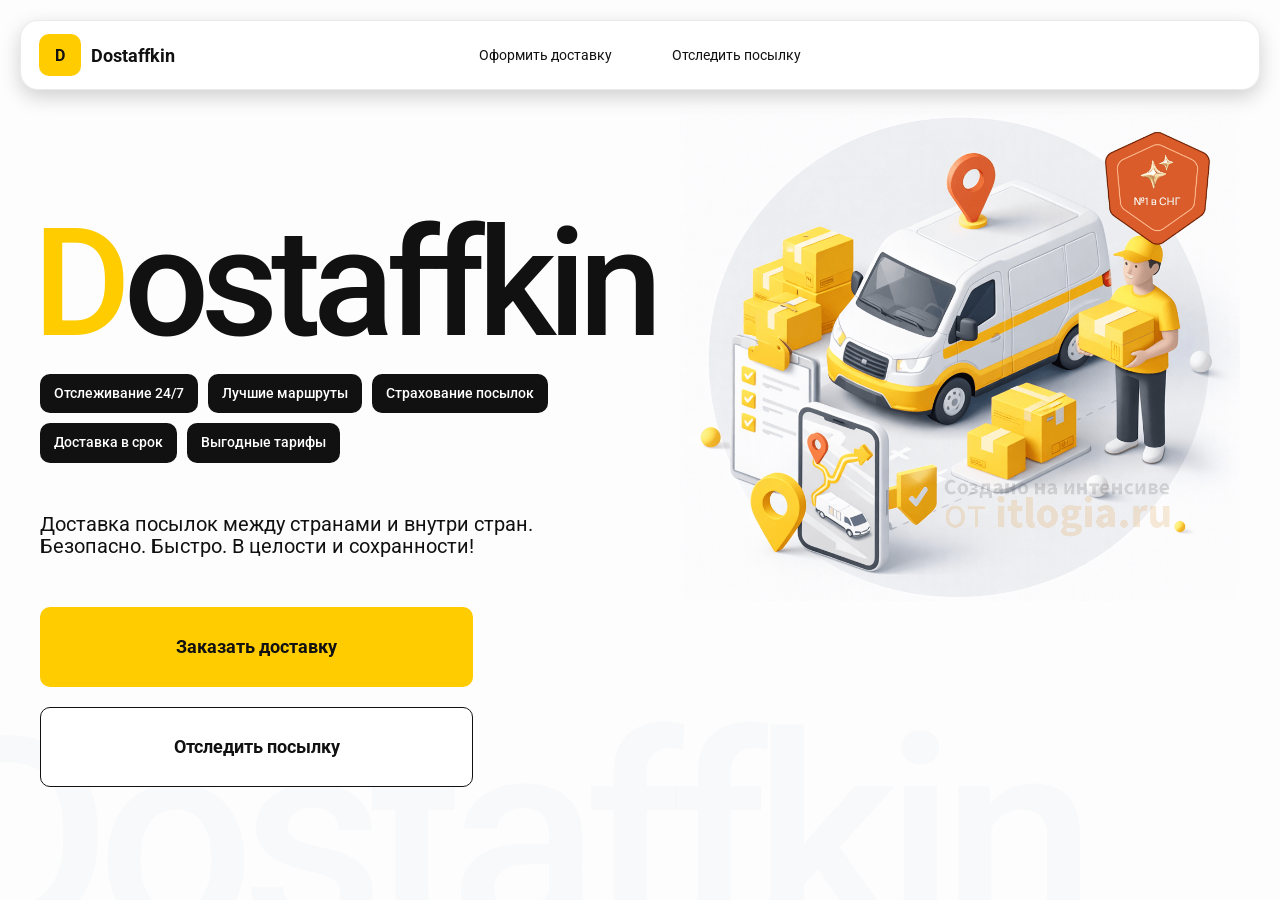
<file: index.html>
<!doctype html>
<html lang="ru">
<head>
    <meta charset="utf-8"/>
    <meta name="viewport" content="width=device-width,initial-scale=1,maximum-scale=1,user-scalable=0"/>
    <title>Dostaffkin — Доставка посылок между странами и внутри стран. Безопасно. Быстро. В целости и сохранности!</title>    
    <link href="styles/base.css" rel="stylesheet" />
    <link href="styles/base_adaptive.css" rel="stylesheet" />
    <link href="styles/index.css" rel="stylesheet" />
    <link href="styles/index_adaptive.css" rel="stylesheet" />
</head>
<body>
    <div class="container">
        <header class="header">
            <a class="header-brand" href="#">
                <div class="header-logo">D</div>
                <div class="header-title">Dostaffkin</div>
            </a>
            <nav class="header-menu">
                <a class="header-link" href="./order.html">Оформить <span>доставку</span></a>
                <a class="header-link" href="./track.html">Отследить <span>посылку</span></a>
            </nav>
        </header>

        <main class="main">
            <section class="main-info">
                <div class="main-title">
                    <span>D</span>ostaffkin
                </div>
                <div class="main-features">
                    <div class="main-feature">Отслеживание 24/7</div>
                    <div class="main-feature">Лучшие маршруты</div>
                    <div class="main-feature">Страхование посылок</div>
                    <div class="main-feature">Доставка в срок</div>
                    <div class="main-feature">Выгодные тарифы</div>
                </div> 
                <div class="main-description">
                    Доставка посылок между странами и внутри стран.
                    Безопасно. Быстро. В целости и сохранности!
                </div>
                <div class="main-actions">
                    <a class="button" type="button" href="./order.html">Заказать доставку</a>
                    <a class="button button-white" type="button" href="./track.html">Отследить посылку</a>
                </div>
            </section>
            <div class="main-title-ghost">Dostaffkin</div>
            <section class="main-image">
                <img src="img/main-iamge.png" alt="Main image" />
            </section>
        </main>

    </div>
    
</body>
</html>
</file>
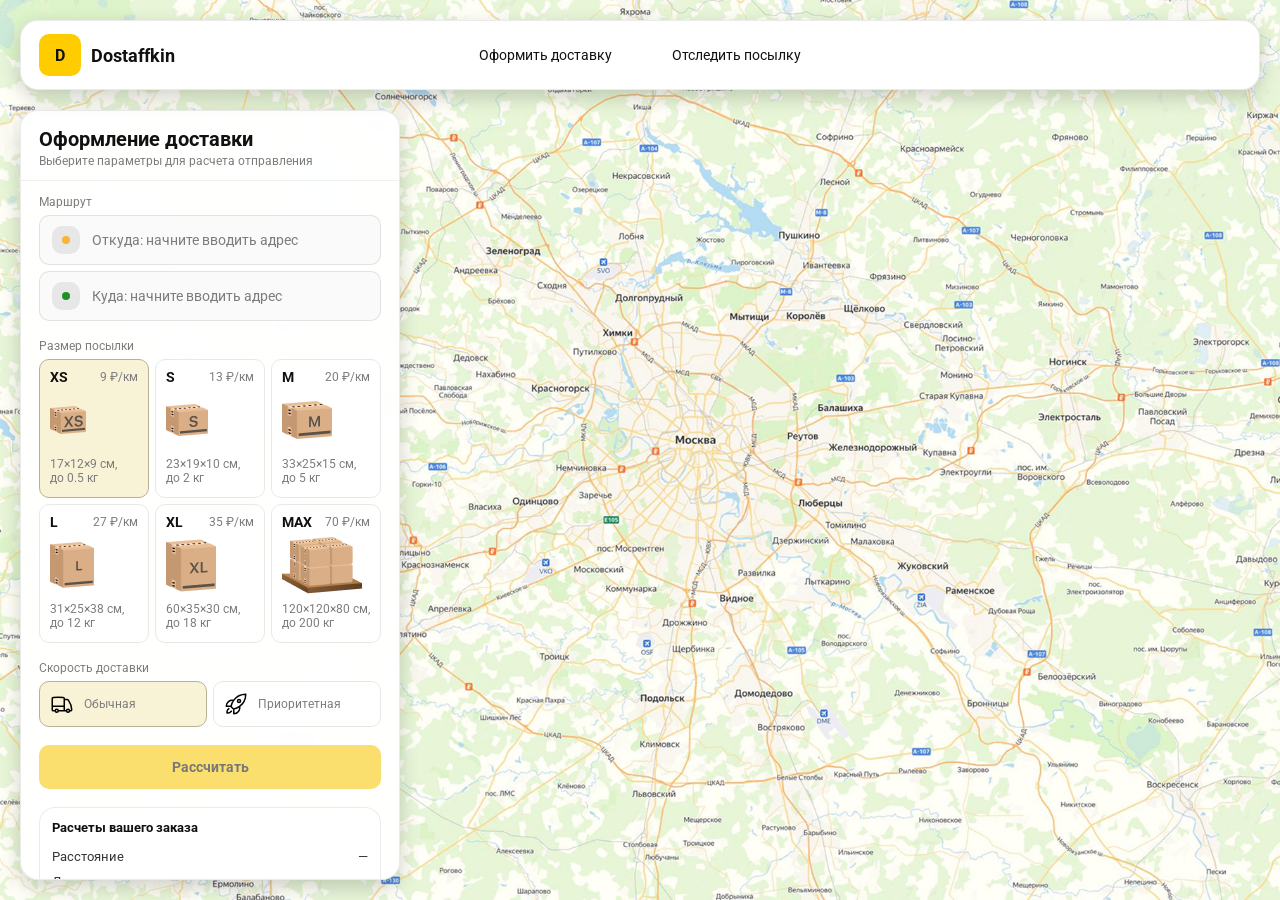
<file: order.html>
<!doctype html>
<html lang="ru">
<head>
    <meta charset="utf-8"/>
    <meta name="viewport" content="width=device-width,initial-scale=1,maximum-scale=1,user-scalable=0"/>
    <title>Оформление доставки</title>
    <link rel="stylesheet" href="styles/base.css"/>
    <link rel="stylesheet" href="styles/base_adaptive.css"/>
    <link rel="stylesheet" href="styles/order.css"/>
    <link rel="stylesheet" href="styles/order_adaptive.css"/>
</head>
<body>
    <div id="map"></div>

    <header class="header">
        <a class="header-brand" href="./index.html">
            <div class="header-logo">D</div>
            <div class="header-title">Dostaffkin</div>
        </a>
        <nav class="header-menu">
            <a class="header-link" href="#">Оформить <span>доставку</span></a>
            <a class="header-link" href="./track.html">Отследить <span>посылку</span></a>
        </nav>
    </header>

    <aside class="main" id="sidebar">
        <div class="main-header">
            <div class="main-title">Оформление доставки</div>
            <div class="main-text">Выберите параметры для расчета отправления</div>
        </div>
        <div class="main-content">
            <div class="main-route">
                <div class="main-block-title">Маршрут</div>
                <div class="main-fields">
                    <div class="main-field" id="fromField">
                        <div class="main-pin"></div>
                        <input id="from" placeholder="Откуда: начните вводить адрес" autocomplete="off" />
                        <div class="main-ac" id="fromAc" role="listbox" aria-label="Подсказки адресов"></div>
                    </div>
            
                    <div class="main-field" id="toField">
                        <div class="main-pin"></div>
                        <input id="to" placeholder="Куда: начните вводить адрес" autocomplete="off" />
                        <div class="main-ac" id="toAc" role="listbox" aria-label="Подсказки адресов"></div>
                    </div>
                </div>
            </div>
            <div class="main-package">
                <div class="main-block-title">Размер посылки</div>
            
                <div class="main-sizes">
                    <div class="main-size-card is-active" data-value="xs">
                        <div class="main-size-top">
                            <div class="main-size-label">XS</div>
                            <div class="main-size-rate">9 ₽/км</div>
                        </div>
                        <div class="main-size-media">
                            <img src="img/sizes/xs.png" alt="Короб XS" />
                        </div>
                        <div class="main-size-description">17×12×9 см,<br>до 0.5 кг</div>
                    </div>
            
                    <div class="main-size-card" data-value="s">
                        <div class="main-size-top">
                            <div class="main-size-label">S</div>
                            <div class="main-size-rate">13 ₽/км</div>
                        </div>
                        <div class="main-size-media">
                            <img src="img/sizes/s.png" alt="Короб S" />
                        </div>
                        <div class="main-size-description">23×19×10 см,<br>до 2 кг</div>
                    </div>
            
                    <div class="main-size-card" data-value="m">
                        <div class="main-size-top">
                            <div class="main-size-label">M</div>
                            <div class="main-size-rate">20 ₽/км</div>
                        </div>
                        <div class="main-size-media">
                            <img src="img/sizes/m.png" alt="Короб M" />
                        </div>
                        <div class="main-size-description">33×25×15 см,<br>до 5 кг</div>
                    </div>
            
                    <div class="main-size-card" data-value="l">
                        <div class="main-size-top">
                            <div class="main-size-label">L</div>
                            <div class="main-size-rate">27 ₽/км</div>
                        </div>
                        <div class="main-size-media">
                            <img src="img/sizes/l.png" alt="Короб L" />
                        </div>
                        <div class="main-size-description">31×25×38 см,<br>до 12 кг</div>
                    </div>
            
                    <div class="main-size-card" data-value="xl">
                        <div class="main-size-top">
                            <div class="main-size-label">XL</div>
                            <div class="main-size-rate">35 ₽/км</div>
                        </div>
                        <div class="main-size-media">
                            <img src="img/sizes/xl.png" alt="Короб XL" />
                        </div>
                        <div class="main-size-description">60×35×30 см,<br>до 18 кг</div>
                    </div>
            
                    <div class="main-size-card" data-value="max">
                        <div class="main-size-top">
                            <div class="main-size-label">MAX</div>
                            <div class="main-size-rate">70 ₽/км</div>
                        </div>
                        <div class="main-size-media main-size-media-palleta">
                            <img src="img/sizes/max.png" alt="Паллета" />
                        </div>
                        <div class="main-size-description">120×120×80 см,<br>до 200 кг</div>
                    </div>
                </div>
            </div>

            <div class="main-speed">
                <div class="main-block-title">Скорость доставки</div>
            
                <div class="main-speeds">
                    <div class="main-speed-card is-active" data-value="regular">
                        <img class="main-speed-media" src="img/icons/regular.svg" alt="Regular" />
                        <div class="main-speed-description">Обычная</div>
                    </div>
                    <div class="main-speed-card" data-value="fast">
                        <img class="main-speed-media" src="img/icons/fast.svg" alt="Fast" />
                        <div class="main-speed-description">Приоритетная</div>
                    </div>
            
                </div>
            </div>

            <div class="main-calculate-block">
                <button id="calc" class="button calculate-button" type="button" disabled>Рассчитать</button>
            </div>
            <div class="main-result" id="result">
                <div class="main-result-title">Расчеты вашего заказа</div>
                <div class="main-result-lines">
                    <div class="main-result-line"><span>Расстояние</span><span id="distanceValue">—</span></div>
                    <div class="main-result-line"><span>Доставим через</span><span id="durationValue">—</span></div>
                    <div class="main-result-line"><span>Тариф</span><span id="rateValue">—</span></div>
                </div>
                <div class="main-price">
                    <div class="main-price-label">Итого</div>
                    <div class="main-price-value" id="totalValue">—</div>
                </div>
            </div>
            <div class="main-order-box">
                <div class="main-order-form" id="orderForm">
                    <div class="main-order-title">Оформление доставки</div>
                    <div class="main-block-info-row">
                        <div class="main-block-title">Контакты</div>
                        <div class="order-fields">
                            <div class="main-field">
                                <input id="customerName" placeholder="Ваше имя" autocomplete="off" />
                            </div>
                            <div class="main-field">
                                <input id="customerPhone" placeholder="Ваш телефон" autocomplete="off" inputmode="tel" />
                            </div>
                        </div>
                    </div>
                    <div class="main-block-info-row extra-info">
                        <div class="main-block-title">Дополнительная информация</div>
                        <div class="main-field textarea">
                            <textarea id="comment" placeholder="Детали доставки и комментарии"></textarea>
                        </div>
                    </div>
                    <button id="submit" class="button main-submit-request" type="button" disabled>Отправить
                        заявку
                    </button>
                </div>
            
                <div class="main-order-success" id="orderSuccess">
                    <div class="main-success-icon">✓</div>
                    <div class="main-success-title">Заявка отправлена!</div>
                    <div class="main-success-title">Номер отправления – <span id="orderId"></span></div>
                    <div class="main-success-subtitle">Мы скоро свяжемся с вами</div>
                </div>
            </div>
        </div>
    </aside>

</body>
</html>
</file>
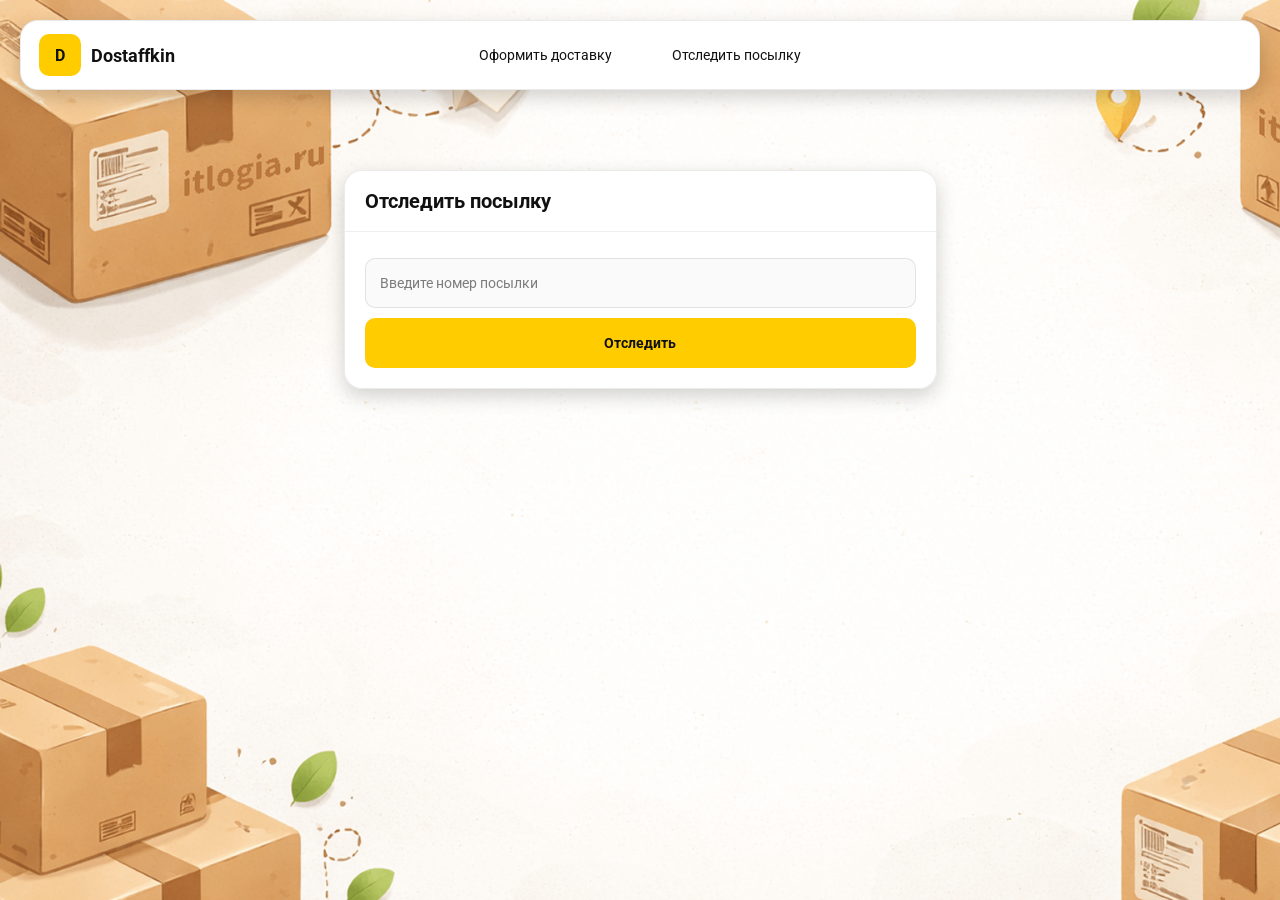
<file: track.html>
<!doctype html>
<html lang="ru">
<head>
    <meta charset="utf-8"/>
    <meta name="viewport" content="width=device-width,initial-scale=1,maximum-scale=1,user-scalable=0"/>
    <title>Отследить посылку</title>
    <link rel="stylesheet" href="styles/base.css"/>
    <link rel="stylesheet" href="styles/base_adaptive.css"/>
    <link rel="stylesheet" href="styles/track.css"/>
    <link rel="stylesheet" href="styles/track_adaptive.css"/>
</head>
<body>
    <div class="container">
        <header class="header">
            <a class="header-brand" href="./index.html">
                <div class="header-logo">D</div>
                <div class="header-title">Dostaffkin</div>
            </a>
            <nav class="header-menu">
                <a class="header-link" href="./order.html">Оформить <span>доставку</span></a>
                <a class="header-link" href="#">Отследить <span>посылку</span></a>
            </nav>
        </header>
        <main class="track-content">
            <section class="track-card track-search">
                <div class="track-title">Отследить посылку</div>
                <div class="track-action">
                    <div class="main-field track-field">
                        <input id="trackNumber" placeholder="Введите номер посылки" autocomplete="off" />
                    </div>
                    <button id="trackButton" class="button track-button" type="button">Отследить</button>
                </div>
            </section>
            <section class="track-card track-result" id="trackResult">
                <div class="track-result-header">
                    <div class="track-id" id="trackIdValue"></div>
                    <div class="track-routes">
                        <div class="track-route">
                            <div class="track-route-pin">
                                <svg xmlns="http://www.w3.org/2000/svg" fill="none" viewBox="0 0 24 24" stroke-width="1.5"
                                    stroke="orange" class="size-6">
                                    <path stroke-linecap="round" stroke-linejoin="round"
                                        d="M15 10.5a3 3 0 1 1-6 0 3 3 0 0 1 6 0Z" />
                                    <path stroke-linecap="round" stroke-linejoin="round"
                                        d="M19.5 10.5c0 7.142-7.5 11.25-7.5 11.25S4.5 17.642 4.5 10.5a7.5 7.5 0 1 1 15 0Z" />
                                </svg>
                            </div>
                            <div class="track-route-address" id="trackFromValue">
                                Откуда: Москва, улица Арбат, 1
                            </div>
                        </div>
                        <div class="track-route track-route-arrow">
                            <svg xmlns="http://www.w3.org/2000/svg" fill="none" viewBox="0 0 24 24" stroke-width="1.5"
                                stroke="currentColor" class="size-6">
                                <path stroke-linecap="round" stroke-linejoin="round" d="M19.5 13.5 12 21m0 0-7.5-7.5M12 21V3" />
                            </svg>
                        </div>
                        <div class="track-route">
                            <div class="track-route-pin">
                                <svg xmlns="http://www.w3.org/2000/svg" fill="none" viewBox="0 0 24 24" stroke-width="1.5"
                                    stroke="green" class="size-6">
                                    <path stroke-linecap="round" stroke-linejoin="round"
                                        d="M15 10.5a3 3 0 1 1-6 0 3 3 0 0 1 6 0Z" />
                                    <path stroke-linecap="round" stroke-linejoin="round"
                                        d="M19.5 10.5c0 7.142-7.5 11.25-7.5 11.25S4.5 17.642 4.5 10.5a7.5 7.5 0 1 1 15 0Z" />
                                </svg>
                            </div>
                            <div class="track-route-address" id="trackToValue">
                                Куда: Минск, проспект Независимости, 58
                            </div>
                        </div>
                    </div>
                </div>
                <div class="track-info">
                    <div class="track-status-title">Статус данной посылки:</div>
                    <div class="track-status-list" id="trackStatusList">
            
            
                        <div class="track-status created">
                            <img src="img/icons/created.svg" class="track-status-icon" alt="Created">
                            <div class="track-status-text">
                                <div class="track-status-text-state">Создан</div>
                                <div class="track-status-text-date">10.01.2026</div>
                            </div>
                        </div>
            
                        <div class="track-status in-way">
                            <img src="img/icons/in-way.svg" class="track-status-icon" alt="In way">
                            <div class="track-status-text">
                                <div class="track-status-text-state">В пути: Москва</div>
                                <div class="track-status-text-date">18.01.2026</div>
                            </div>
                        </div>
            
                        <div class="track-status ready">
                            <img src="img/icons/ready.svg" class="track-status-icon" alt="Ready">
                            <div class="track-status-text">
                                <div class="track-status-text-state">Готов к выдаче</div>
                                <div class="track-status-text-date">25.01.2026</div>
                            </div>
                        </div>
            
                        <div class="track-status done">
                            <img src="img/icons/done.svg" class="track-status-icon" alt="Done">
                            <div class="track-status-text">
                                <div class="track-status-text-state">Вручен</div>
                                <div class="track-status-text-date">27.01.2026</div>
                            </div>
                        </div>
            
                    </div>
                </div>
            </section>
        </main>
    </div>

</body>
</html>
</file>
<file: styles/base.css>
*, *::before, *::after {
    box-sizing: border-box;
}

@font-face {
    font-family: "Roboto";
    src: url("../fonts/Roboto-Regular.ttf");
    font-weight: normal;
}

@font-face {
    font-family: "Roboto";
    src: url("../fonts/Roboto-Bold.ttf");
    font-weight: bold;
}

@font-face {
    font-family: "Roboto";
    src: url("../fonts/Roboto-Medium.ttf");
    font-weight: 500;
}

html, body {
    margin: 0;
    color: #111111;
    font-family: "Roboto", sans-serif;
}

body {
    background: #FDFDFD;
}

.header {
    border-radius: 18px;
    box-shadow: 0 7px 20px 0 #0000002E;
    backdrop-filter: blur(10px);
    background: #ffffff;
    left: 20px;
    border: 1px solid rgba(0, 0, 0, 0.08);
    position: fixed;
    right: 20px;
    top: 20px;
    padding: 14px 18px;
    height: 70px;
    display: flex;
    align-items: center;
    z-index: 6;
}

.header-brand {
    display: flex;
    align-items: center;
    text-decoration: none;
    gap: 10px;
}

.header-logo {
    width: 42px;
    height: 42px;
    border-radius: 10px;
    background: #FFCC00;
    display: grid;
    place-items: center;
    font-weight: bold;
    color: #111;
}

.header-title {
    font-size: 18px;
    font-weight: bold;
    color: #111111;
    text-decoration: none;
}

.header-menu {
    display: flex;
    align-items: center;
    gap: 60px;
    margin: 0;
    position: absolute;
    left: 50%;
    transform: translateX(-50%);
}

.header-link {
    font-size: 14px;
    color: #111111;
    text-decoration: none;
}

.button {
    border: 0;
    outline: none;
    height: 44px;
    border-radius: 10px;
    font-size: 14px;
    font-weight: bold;
    cursor: pointer;
    font-family: inherit;
    transition: transform .08s ease, opacity .12s ease;
    background: #ffcc00;
    color: #111111;
    text-align: center;
    text-decoration: none;
}

.button:hover {
    background-color: #E5BC19;
}

.button:disabled {
    cursor: not-allowed;
    background-color: #FADE6E;
    color: #787878;
    transform: none;
}

.button.button-white {
    background: #ffffff;
    border: 1px solid #111111;
}

.button.button-white:hover {
    background: rgb(241 241 241);
}

.main-field {
    display: flex;
    align-items: center;
    margin-top: 6px;
    gap: 10px;
    border: 1px solid #1111111A;
    background: #FAFAFA;
    border-radius: 10px;
    padding: 10px 12px;
    position: relative;
    box-sizing: border-box;
    height: 50px;
}

.main-field.textarea {
    height: auto;
}

.main-pin {
    width: 28px;
    height: 28px;
    border-radius: 10px;
    background: rgba(17, 17, 17, 0.08);
    display: grid;
    place-items: center;
    flex: 0 0 auto;
    position: relative;
}

.main-pin::before {
    content: "";
    width: 8px;
    height: 8px;
    border-radius: 999px;
    background: orange;
    opacity: .75;
    display: block;
}

.main-field:last-child .main-pin::before {
    background: green;
    opacity: .85;
}

input,
textarea {
    width: 100%;
    border: 0;
    outline: none;
    background: transparent;
    font-size: 14px;
    color: #111111;
    font-family: inherit;
}

textarea {
    resize: vertical;
    min-height: 72px;
    padding: 2px 0;
}

input::placeholder,
textarea::placeholder {
    color: #7C7C7C;
}

.main-field:focus-within {
    border-color: rgba(0, 0, 0, 0.20);
    box-shadow: 0 0 0 4px rgba(255, 204, 0, 0.35);
    background: rgba(255, 255, 255, 0.75);
}
</file>
<file: styles/base_adaptive.css>
@media (max-width: 767px) {
    .header {
        left: 10px;
        right: 10px;
        top: 10px;
    }

    .header-link span {
        display: none;
    }

    .header-menu {
        gap: 20px;
        justify-content: flex-start;
        margin: 0 0 0 30px;
        position: static;
        transform: none;
    }
}

@media (max-width: 420px) {
    .header-title {
        display: none;
    }
}

@media (max-width: 374px) {
    .header-menu {
        gap: 10px;
        margin: 0 0 0 10px;
    }
}
</file>
<file: styles/index.css>
.container {
    overflow: hidden;
    min-height: 100vh;
}

.main {
    padding: 111px 40px 40px;
    position: relative;
    display: flex;
}

.main-info {
    max-width: 840px;
    width: 100%;
    position: relative;
}

.main-title {
    margin-top: 98px;
    font-weight: 500;
    font-size: 200px;
    line-height: 1;
    letter-spacing: -0.05em;
    color: #111111;
    left: -15px;
    position: relative;
}

.main-title span {
    color: #ffcc00;
}

.main-features {
    margin-top: 15px;
    display: flex;
    flex-wrap: wrap;
    gap: 10px;
}

.main-feature {
    background: #111111;
    color: #ffffff;
    padding: 12px 14px;
    font-weight: 500;
    font-size: 14px;
    line-height: 1.1;
    border-radius: 10px;
}

.main-description {
    margin-top: 50px;
    max-width: 500px;
    font-size: 20px;
    line-height: 1.1;
    color: #111111;
}

.main-actions {
    margin-top: 50px;
    display: flex;
    flex-direction: column;
    gap: 20px;
}

.main-actions .button {
    height: 80px;
    width: 433px;
    font-size: 18px;
    font-weight: bold;
    place-items: center;
    display: grid;
}

.main-title-ghost {
    position: absolute;
    z-index: -1;
    left: -70px;
    bottom: -150px;
    font-weight: 500;
    font-size: 278px;
    line-height: 1;
    letter-spacing: -0.05em;
    color: #ECEDF04D;
}

.main-image {
    width: 1024px;
    top: 100px;
    z-index: -2;
}

.main-image img {
    width: 100%;
    max-width: 1024px;
    height: auto;
    display: block;
}
</file>
<file: styles/index_adaptive.css>
@media (max-width: 1760px) {
    .main-title {
        font-size: 150px;
        left: -7px;
    }

    .main-info {
        max-width: 640px;
    }
}

@media (max-width: 1200px) {
    .main-info {
        max-width: 540px;
    }

    .main {
        padding: 111px 20px 20px;
    }

    .main-title {
        font-size: 120px;
        left: -4px;
    }

    .main-title-ghost {
        font-size: 220px;
    }
}

@media (max-width: 1024px) {
    .main-title {
        margin-top: 30px;
    }

    .main {
        flex-direction: column-reverse;
    }

    .main-image {
        max-width: 350px;
        position: absolute;
        left: 370px;
        top: 370px;
    }

    .main-info {
        max-width: 100%;
    }

    .main-actions {
        gap: 10px;
    }

    .main-actions .button {
        height: 50px;
        font-size: 14px;
        width: auto;
        max-width: 300px;
    }

    .main-description {
        max-width: 350px;
    }
}

@media (max-width: 570px) {
    .main-title {
        font-size: 88px;
    }

    .main-description {
        max-width: 100%
    }

    .main-actions {
        width: 100%;
    }

    .main-actions .button {
        width: 100%;
        max-width: 100%
    }

    .main-image {
        max-width: 650px;
        position: absolute;
        left: 170px;
        top: 70px;
        opacity: 0.2;
    }
}

@media (max-width: 400px) {
    .main-title {
        font-size: 70px;
    }
}
</file>
<file: styles/order.css>
#map {
    background-image: url("../img/order-bg.png");
    background-size: cover;
    position: fixed;
    inset: 0;
}

.main {
    border-radius: 18px;
    box-shadow: 0 7px 20px 0 #0000002E;
    backdrop-filter: blur(10px);
    background: rgba(255, 255, 255, 0.96);
    left: 20px;
    border: 1px solid rgba(0, 0, 0, 0.08);
    position: fixed;
    top: 110px;
    bottom: 20px;
    width: 380px;
    display: flex;
    flex-direction: column;
    overflow: hidden;
    z-index: 5;
}

.main-header {
    padding: 18px 18px 12px 18px;
    border-bottom: 1px solid rgba(0, 0, 0, 0.06);
    display: flex;
    flex-direction: column;
}

.main-title {
    font-size: 20px;
    line-height: 100%;
    font-weight: bold;
}

.main-text {
    font-size: 12px;
    margin-top: 5px;
    color: #7C7C7C;
}

.main-content {
    padding: 14px 18px 18px 18px;
    overflow: auto;
    scrollbar-width: none;
    display: flex;
    flex-direction: column;
    gap: 18px;
    flex: 1;
}

.main-block-title {
    font-size: 12px;
    color: #7C7C7C;
}

.main-route .main-block-title,
.main-package .main-block-title {
    margin-bottom: 6px;
}

.main-sizes {
    display: grid;
    gap: 6px;
    grid-template-columns: repeat(3, 1fr);
}

.main-size-card {
    border: 1px solid #E8E8E7;
    background: #FFFFFF;
    border-radius: 10px;
    padding: 10px;
    cursor: pointer;
    user-select: none;
    transition: transform .08s ease, border-color .12s ease, background .12s ease;
    min-height: 139px;
}

.main-size-card:hover {
    transform: translateY(-1px);
}

.main-size-card.is-active {
    background-color: #F8F2D6;
    border-color: #B7B196;
}

.main-size-top {
    display: flex;
    align-items: center;
    justify-content: space-between;
}

.main-size-label {
    font-weight: bold;
    font-size: 14px;
    color: #111111;
    line-height: 100%;
}

.main-size-rate {
    font-size: 12px;
    color: #7C7C7C;
    line-height: 100%;
}

.main-size-media {
    margin-top: 8px;
    height: 57px;
}

.main-size-description {
    margin-top: 8px;
    font-size: 12px;
    color: #7C7C7C;
    line-height: 1.2;
}

.calculate-button {
    width: 100%;
}

.main-result {
    border: 1px solid rgba(0, 0, 0, 0.08);
    background: rgba(255, 255, 255, 0.75);
    border-radius: 16px;
    padding: 12px;
    line-height: 1.25;
}

.main-result-title {
    font-weight: bold;
    font-size: 13px;
    color: #111111;
    margin-bottom: 13px;
}

.main-result-lines {
    gap: 8px;
    display: flex;
    flex-direction: column;
}

.main-result-line {
    font-size: 13px;
    color: rgba(17, 17, 17, 0.85);
    display: flex;
    justify-content: space-between;
}

.main-price {
    margin-top: 18px;
    padding-top: 10px;
    border-top: 1px dashed rgba(0, 0, 0, 0.12);
    display: flex;
    align-items: baseline;
    justify-content: space-between;
}

.main-price-label {
    font-size: 12px;
    color: rgba(17, 17, 17, 0.55);
}

.main-price-value {
    font-size: 20px;
    font-weight: bold;
    color: #111111;
    letter-spacing: -0.3px;
}

.main-order-box {
    background: #ffffff;
    border: 1px solid #E8E8E7;
    border-radius: 10px;
    padding: 12px;
}

.main-order-title {
    margin-bottom: 8px;
    font-weight: bold;
    font-size: 14px;
    color: #111111;
}

.main-block-info {
    display: flex;
    flex-direction: column;
    gap: 6px;
}

.order-fields {
    display: grid;
    grid-template-columns: 1fr 1fr;
    column-gap: 10px;
    margin-top: 6px;
}

.main-block-info-row.extra-info {
    display: block;
    margin-top: 13px;
}

.main-submit-request {
    width: 100%;
    margin-top: 6px;
}

.main-order-success {
    display: none;
    text-align: center;
    padding: 22px 12px;
    gap: 12px;
}

.main-order-success.is-visible {
    display: flex;
    flex-direction: column;
    align-items: center;
}

.main-success-icon {
    width: 56px;
    height: 56px;
    border-radius: 50%;
    background: #16a34a;
    color: #ffffff;
    display: grid;
    place-items: center;
    font-size: 30px;
}

.main-success-title {
    font-size: 14px;
    font-weight: bold;
    color: #111111;
}

.main-success-subtitle {
    font-size: 12px;
    color: rgba(17, 17, 17, 0.55);
    line-height: 1.3;
}

.main-speed .main-block-title {
    margin-bottom: 6px;
}

.main-speeds {
    display: grid;
    gap: 6px;
    grid-template-columns: repeat(2, 1fr);
}

.main-speed-card {
    border: 1px solid #E8E8E7;
    background: #FFFFFF;
    border-radius: 10px;
    padding: 10px;
    cursor: pointer;
    user-select: none;
    transition: transform .08s ease, border-color .12s ease, background .12s ease;
    display: flex;
    align-items: center;
    gap: 10px;
}

.main-speed-card:hover {
    transform: translateY(-1px);
}

.main-speed-card.is-active {
    background-color: #F8F2D6;
    border-color: #B7B196;
}

.main-speed-description {
    font-size: 12px;
    color: #7C7C7C;
    line-height: 1.2;
}
</file>
<file: styles/order_adaptive.css>
@media (max-width: 767px) {
    .main {
        left: 10px;
        right: 10px;
        top: 50%;
        bottom: 12px;
        width: auto;
        max-width: none;
    }
}

@media (max-width: 420px) {
    .main-sizes {
        grid-template-columns: repeat(2, 1fr);
    }
}
</file>
<file: styles/track.css>
.container {
    background: #F4F4F4 url("../img/track-bg.png");
    background-size: cover;
    min-height: 100vh;
    padding: 170px 0 50px 0;
}

.track-content {
    width: 593px;
    margin: 0 auto;
}

.track-card {
    width: 100%;
    border-radius: 18px;
    box-shadow: 0 7px 20px 0 #0000002E;
    backdrop-filter: blur(10px);
    background: rgba(255, 255, 255, 0.96);
    border: 1px solid rgba(0, 0, 0, 0.08);
}

.track-title {
    font-size: 20px;
    line-height: 100%;
    font-weight: bold;
    border-bottom: 1px solid #EEEEEE;
    padding: 20px;
}

.track-action {
    padding: 20px;
}

.track-button {
    width: 100%;
    height: 50px;
}

.track-field {
    margin-bottom: 10px;
}

.track-result {
    margin-top: 5px;
    display: none;
}

.track-result.is-visible {
    display: block;
}

.track-result-header {
    font-weight: bold;
    font-size: 14px;
    color: #111111;
    padding: 20px;
    border-bottom: 1px solid #EEEEEE;
}

.track-id {
    margin-bottom: 12px;
    font-size: 20px;
}

.track-routes {
    display: flex;
    flex-direction: column;
    gap: 10px;
    font-weight: normal;
}

.track-route {
    display: flex;
    align-items: center;
    gap: 10px;
}

.track-route-pin {
    width: 24px;
    height: 24px;
    flex-shrink: 0;
}

.track-route-arrow {
    padding: 15px 0;
    width: 24px;
    height: 24px;
}

.track-info {
    padding: 20px;
}

.track-status {
    display: flex;
    align-items: center;
    font-size: 12px;
    gap: 10px;
}

.track-status-title {
    font-size: 14px;
    color: #111111;
    margin-bottom: 20px;
}

.track-status-list {
    display: flex;
    flex-direction: column;
    gap: 15px;
}

.track-status-icon {
    width: 40px;
    height: 40px;
    border-radius: 50%;
    background: rgba(17, 17, 17, 0.08);
    display: grid;
    place-items: center;
    flex: 0 0 auto;
}

.track-status.created .track-status-icon {
    background-color: #F1CB00;
}

.track-status.in-way .track-status-icon {
    background-color: #F08A11;
}

.track-status.ready .track-status-icon {
    background-color: #A35D0A;
}

.track-status.done .track-status-icon {
    background-color: #37C93B;
}

.track-status-text {
    display: flex;
    align-items: center;
    justify-content: space-between;
    color: #111111;
    font-size: 12px;
    flex: 1;
}

.track-status-date {
    color: rgba(17, 17, 17, 0.55);
}
</file>
<file: styles/track_adaptive.css>
@media (max-width: 767px) {
    .container {
        padding: 130px 0 50px 0;
    }

    .track-content {
        width: 100%;
        padding-left: 10px;
        padding-right: 10px;
    }

    .track-result-header {
        padding: 20px;
    }
}
</file>
